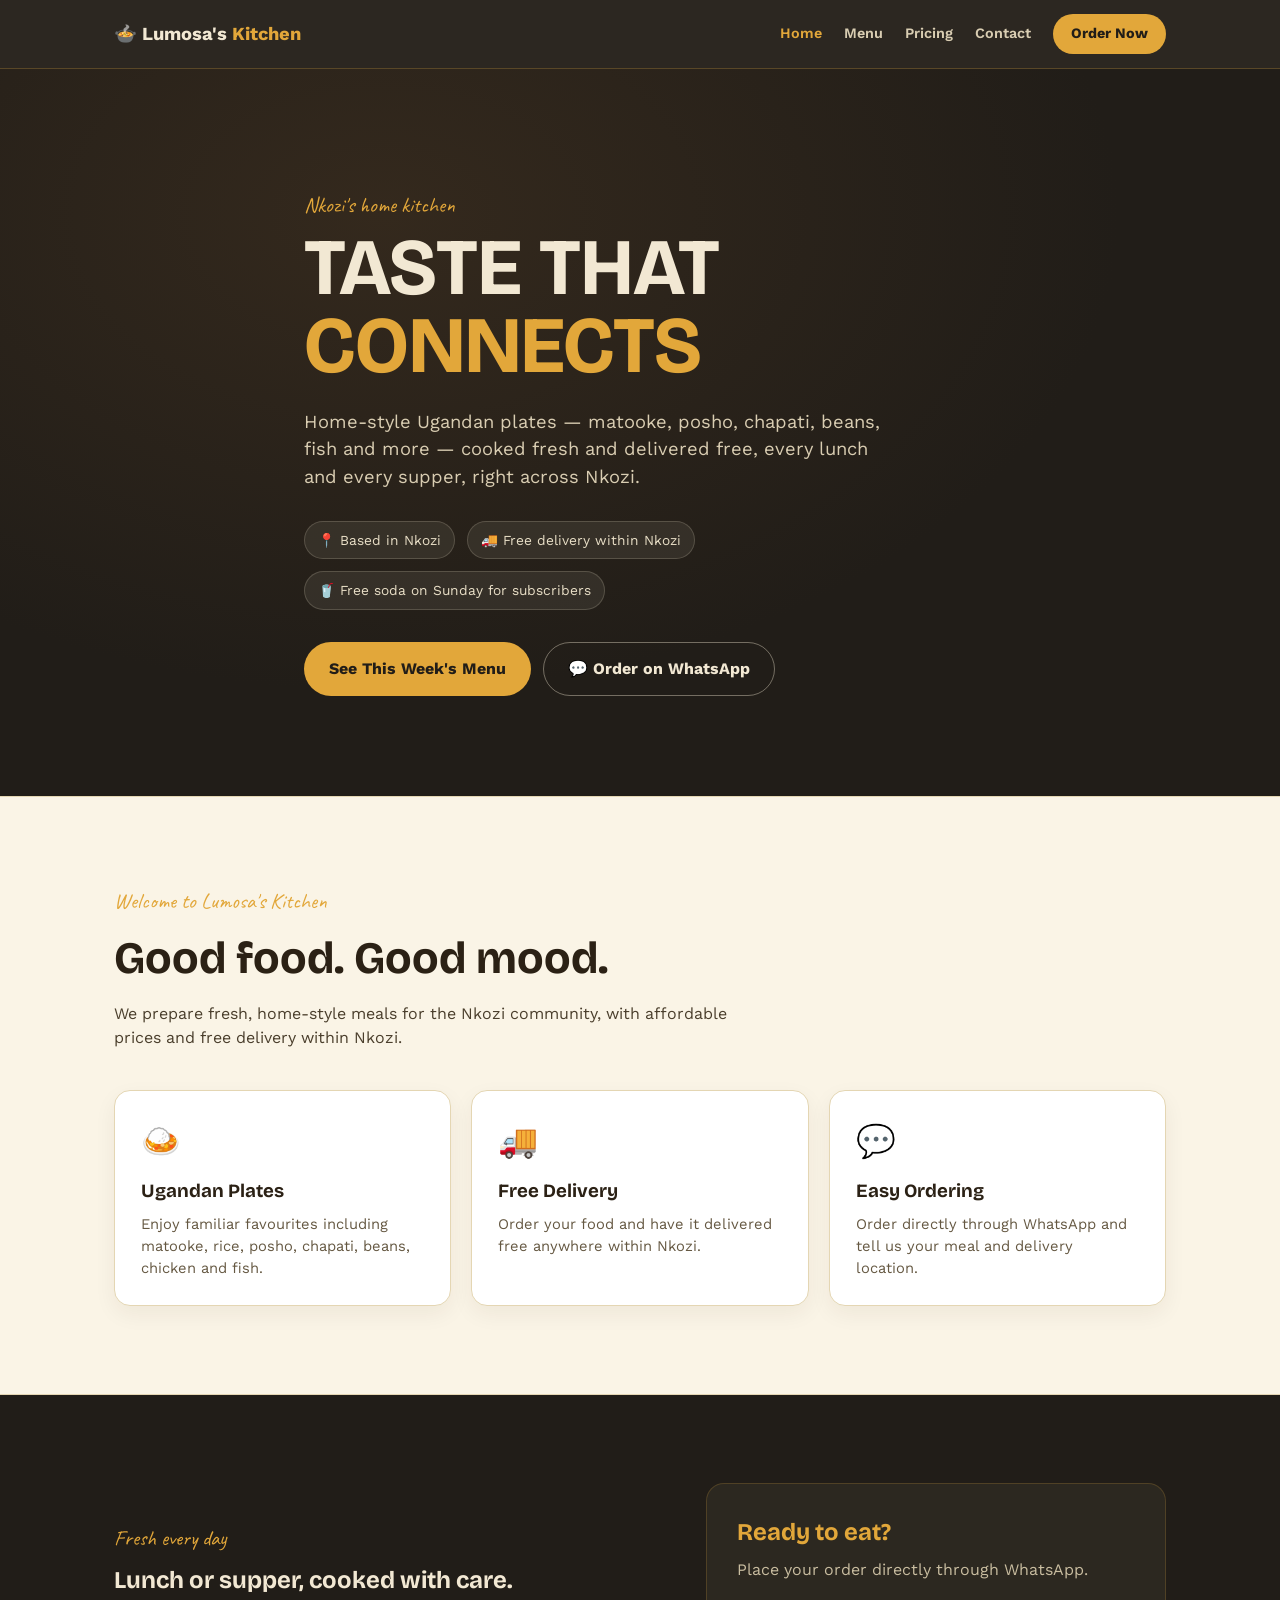
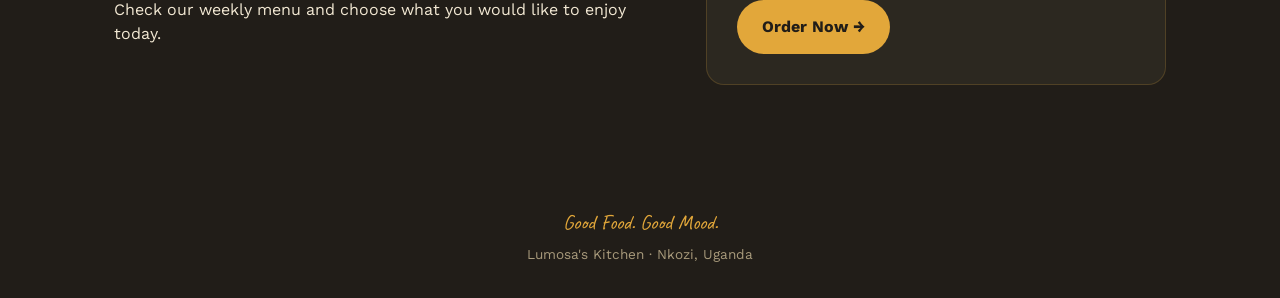
<file: index.html>
<!DOCTYPE html>
<html lang="en">
<head>
<meta charset="UTF-8">
<meta name="viewport" content="width=device-width, initial-scale=1.0">

<title>Lumosa's Kitchen — Nkozi</title>

<link rel="preconnect" href="https://fonts.googleapis.com">
<link href="https://fonts.googleapis.com/css2?family=Bricolage+Grotesque:opsz,wght@12..96,400..800&family=Work+Sans:wght@400;500;600&family=Caveat:wght@600;700&display=swap" rel="stylesheet">

<link rel="stylesheet" href="kit.css">
</head>

<body>

<!-- NAVIGATION -->
<nav>
    <div class="wrap nav-wrap">

        <a href="index.html" class="brand">
            🍲 Lumosa's <span>Kitchen</span>
        </a>

        <div class="navlinks">
            <a href="index.html" class="active">Home</a>
            <a href="menu.html">Menu</a>
            <a href="pricing.html">Pricing</a>
            <a href="contact.html">Contact</a>

            <a
                class="nav-cta"
                href="https://wa.me/256757026879?text=Hello%20Lumosa's%20Kitchen,%20I%20would%20like%20to%20place%20an%20order."
                target="_blank"
                rel="noopener">
                Order Now
            </a>
        </div>

    </div>
</nav>


<!-- HERO -->
<header class="hero">

    <div class="steam s1"></div>
    <div class="steam s2"></div>
    <div class="steam s3"></div>

    <div class="wrap hero-inner">

        <div class="eyebrow">
            Nkozi's home kitchen
        </div>

        <h1>
            Taste that <em>connects</em>
        </h1>

        <p class="lede">
            Home-style Ugandan plates — matooke, posho, chapati,
            beans, fish and more — cooked fresh and delivered free,
            every lunch and every supper, right across Nkozi.
        </p>

        <div class="hero-badges">

            <div class="badge">
                📍 Based in Nkozi
            </div>

            <div class="badge">
                🚚 Free delivery within Nkozi
            </div>

            <div class="badge">
                🥤 Free soda on Sunday for subscribers
            </div>

        </div>

        <div class="hero-ctas">

            <a href="menu.html" class="btn btn-primary">
                See This Week's Menu
            </a>

            <a
                href="https://wa.me/256757026879text=Hello%20Lumosa's%20Kitchen,%20I%20would%20like%20to%20place%20an%20order."
                target="_blank"
                rel="noopener"
                class="btn btn-ghost">
                💬 Order on WhatsApp
            </a>

        </div>

    </div>
</header>


<!-- INTRODUCTION -->
<section class="light">

    <div class="wrap">

        <div class="sec-head">

            <div class="kicker">
                Welcome to Lumosa's Kitchen
            </div>

            <h2>
                Good food. Good mood.
            </h2>

            <p>
                We prepare fresh, home-style meals for the Nkozi community,
                with affordable prices and free delivery within Nkozi.
            </p>

        </div>


        <div class="cards">

            <div class="card">

                <div class="card-icon">🍛</div>

                <h3>
                    Ugandan Plates
                </h3>

                <p>
                    Enjoy familiar favourites including matooke,
                    rice, posho, chapati, beans, chicken and fish.
                </p>

            </div>


            <div class="card">

                <div class="card-icon">🚚</div>

                <h3>
                    Free Delivery
                </h3>

                <p>
                    Order your food and have it delivered free
                    anywhere within Nkozi.
                </p>

            </div>


            <div class="card">

                <div class="card-icon">💬</div>

                <h3>
                    Easy Ordering
                </h3>

                <p>
                    Order directly through WhatsApp and tell us
                    your meal and delivery location.
                </p>

            </div>

        </div>

    </div>

</section>


<!-- FEATURE -->
<section class="feature">

    <div class="wrap feature-grid">

        <div>

            <div class="kicker">
                Fresh every day
            </div>

            <h2>
                Lunch or supper,
                cooked with care.
            </h2>

            <p>
                Check our weekly menu and choose what you would
                like to enjoy today.
            </p>

        </div>


        <div class="feature-box">

            <h3>
                Ready to eat?
            </h3>

            <p>
                Place your order directly through WhatsApp.
            </p>

            <a
                class="btn btn-primary"
                target="_blank"
                rel="noopener"
                href="https://wa.me/256757026879?text=Hello%20Lumosa's%20Kitchen,%20I%20would%20like%20to%20place%20an%20order.">
                Order Now →
            </a>

        </div>

    </div>

</section>


<!-- FOOTER -->
<footer>

    <span class="chalk">
        Good Food. Good Mood.
    </span>

    Lumosa's Kitchen · Nkozi, Uganda

</footer>

</body>
</html>
</file>
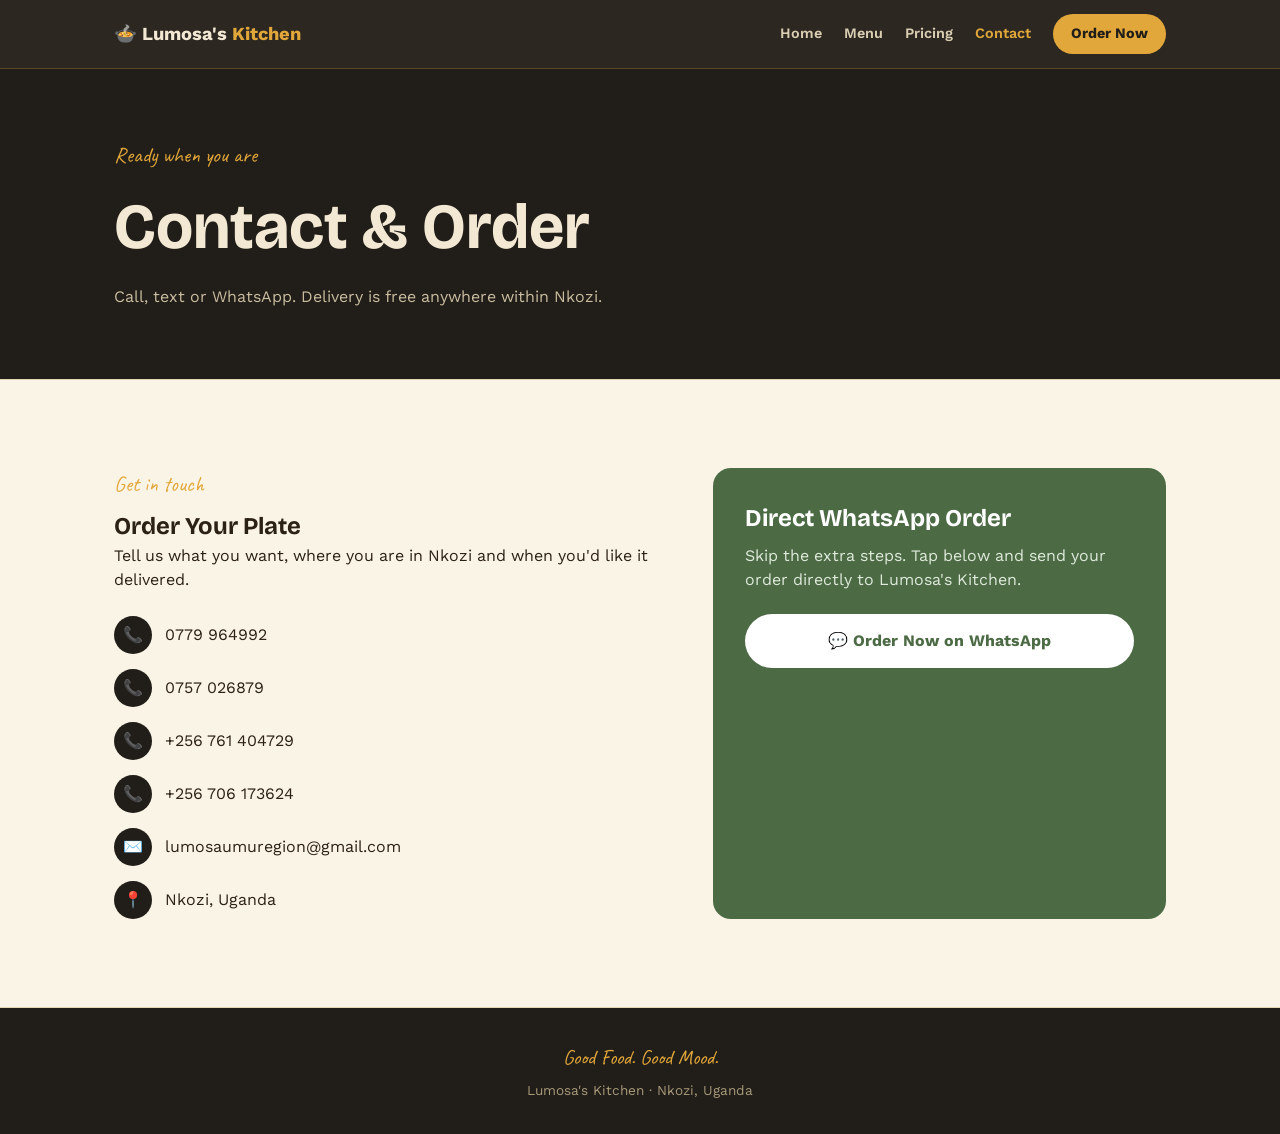
<file: contact.html>
<!DOCTYPE html>
<html lang="en">

<head>

<meta charset="UTF-8">
<meta name="viewport" content="width=device-width, initial-scale=1.0">

<title>Contact — Lumosa's Kitchen</title>

<link rel="preconnect" href="https://fonts.googleapis.com">

<link href="https://fonts.googleapis.com/css2?family=Bricolage+Grotesque:opsz,wght@12..96,400..800&family=Work+Sans:wght@400;500;600&family=Caveat:wght@600;700&display=swap" rel="stylesheet">

<link rel="stylesheet" href="kit.css">

</head>

<body>


<nav>

<div class="wrap nav-wrap">

<a href="KIT.html" class="brand">
🍲 Lumosa's <span>Kitchen</span>
</a>

<div class="navlinks">

<a href="index.html">
Home
</a>

<a href="menu.html">
Menu
</a>

<a href="pricing.html">
Pricing
</a>

<a href="contact.html" class="active">
Contact
</a>

<a
class="nav-cta"
target="_blank"
rel="noopener"
href="https://wa.me/256757026879?text=Hello%20Lumosa's%20Kitchen,%20I%20would%20like%20to%20place%20an%20order.">
Order Now
</a>

</div>

</div>

</nav>


<header class="page-hero">

<div class="wrap">

<div class="kicker">
Ready when you are
</div>

<h1>
Contact & Order
</h1>

<p>
Call, text or WhatsApp. Delivery is free anywhere within Nkozi.
</p>

</div>

</header>


<section class="light">

<div class="wrap contact-grid">


<div>

<div class="kicker">
Get in touch
</div>

<h2>
Order Your Plate
</h2>

<p>
Tell us what you want, where you are in Nkozi
and when you'd like it delivered.
</p>


<ul class="contact-list">


<li>

<span class="icon-circle">
📞
</span>

<a href="tel:+256779964992">
0779 964992
</a>

</li>


<li>

<span class="icon-circle">
📞
</span>

<a href="tel:+256757026879">
0757 026879
</a>

</li>


<li>

<span class="icon-circle">
📞
</span>

<a href="tel:+256761404729">
+256 761 404729
</a>

</li>


<li>

<span class="icon-circle">
📞
</span>

<a href="tel:+256706173624">
+256 706 173624
</a>

</li>


<li>

<span class="icon-circle">
✉️
</span>

<a href="mailto:lumosaumuregion@gmail.com">
lumosaumuregion@gmail.com
</a>

</li>


<li>

<span class="icon-circle">
📍
</span>

Nkozi, Uganda

</li>


</ul>

</div>


<div class="whatsapp-card">

<h3>
Direct WhatsApp Order
</h3>

<p>
Skip the extra steps. Tap below and send your
order directly to Lumosa's Kitchen.
</p>


<a
class="btn whatsapp-button"
target="_blank"
rel="noopener"
href="https://wa.me/256757026879?text=Hello%20Lumosa's%20Kitchen,%20I%20would%20like%20to%20place%20an%20order.%0A%0AMy%20meal%3A%20%0AMy%20location%20in%20Nkozi%3A%20%0ADelivery%20time%3A%20">

💬 Order Now on WhatsApp

</a>

</div>


</div>

</section>


<footer>

<span class="chalk">
Good Food. Good Mood.
</span>

Lumosa's Kitchen · Nkozi, Uganda

</footer>

</body>
</html>
</file>
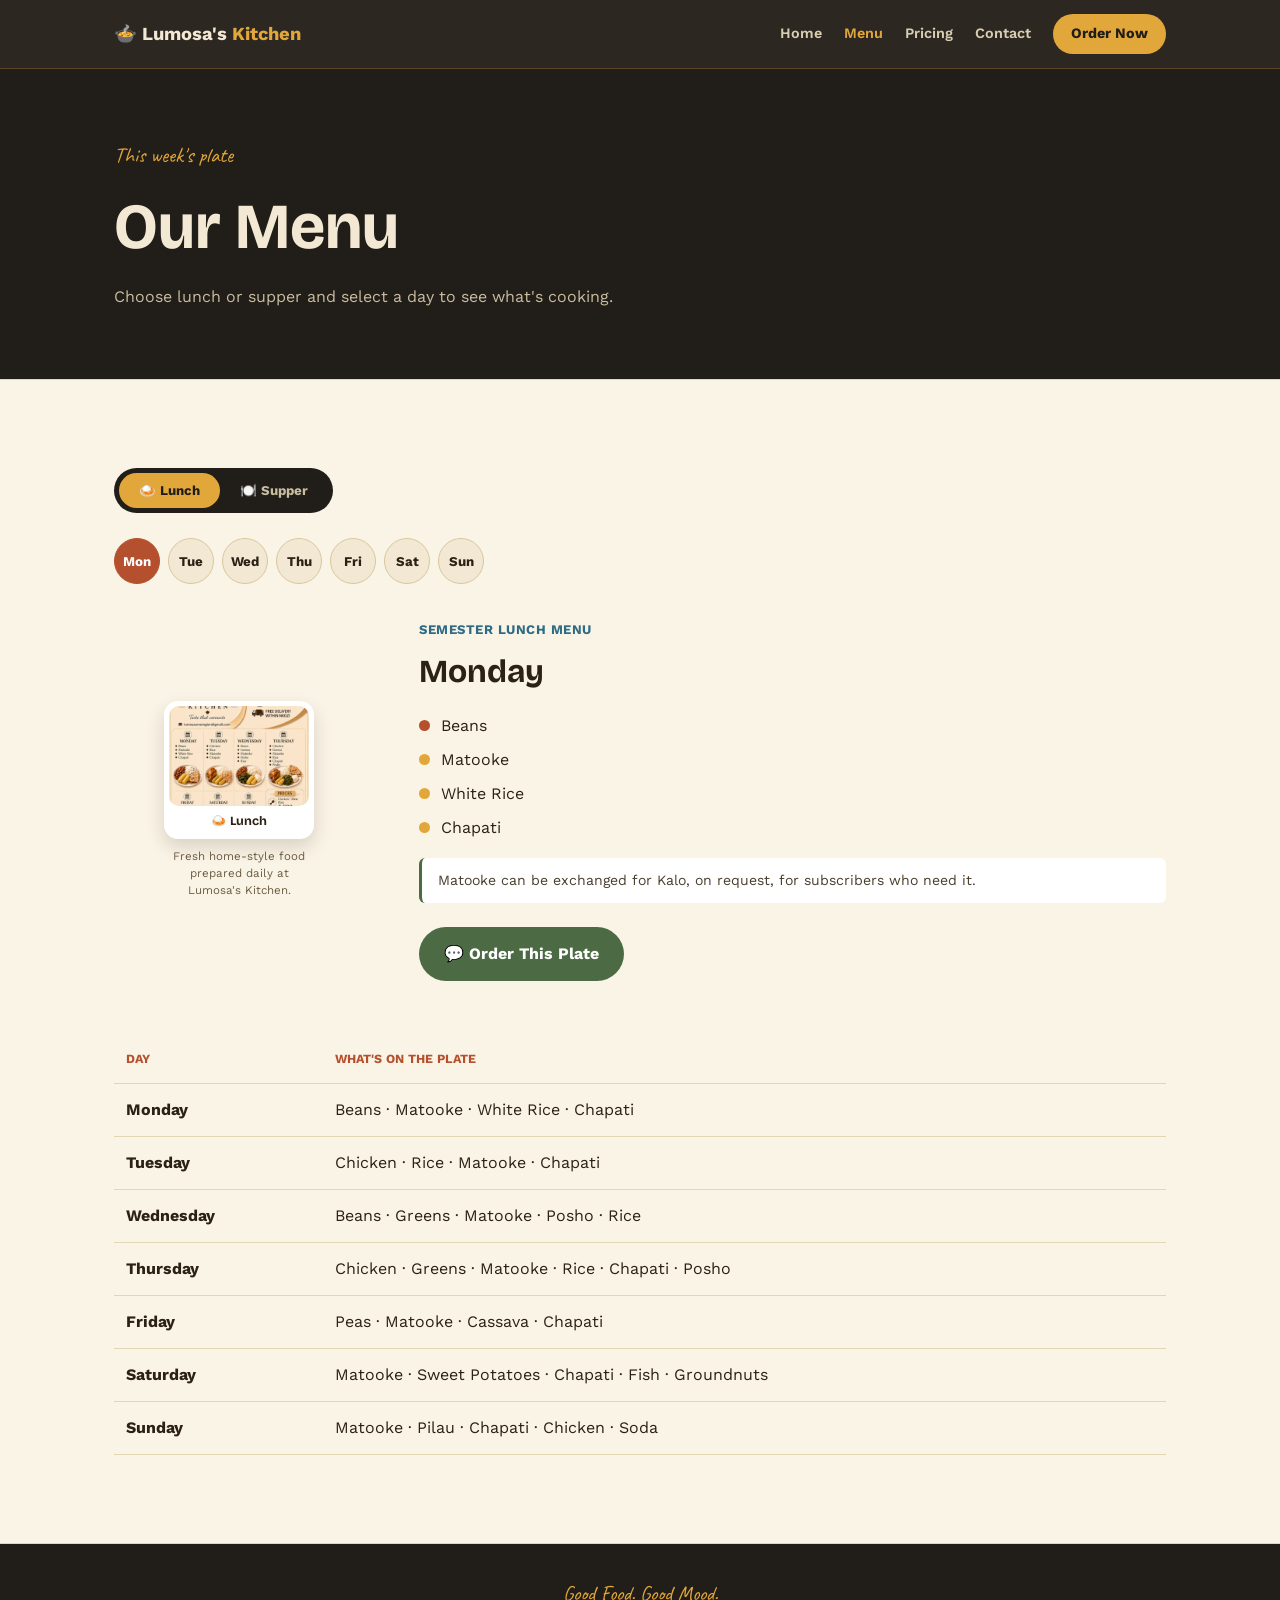
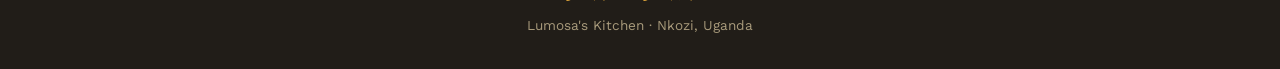
<file: menu.html>
<!DOCTYPE html>
<html lang="en">
<head>

<meta charset="UTF-8">
<meta name="viewport" content="width=device-width, initial-scale=1.0">

<title>Menu — Lumosa's Kitchen</title>

<link rel="preconnect" href="https://fonts.googleapis.com">

<link
    href="https://fonts.googleapis.com/css2?family=Bricolage+Grotesque:opsz,wght@12..96,400..800&family=Work+Sans:wght@400;500;600&family=Caveat:wght@600;700&display=swap"
    rel="stylesheet"
>

<link rel="stylesheet" href="kit.css">

</head>

<body>


<!-- =========================
     NAVIGATION
========================= -->

<nav>

    <div class="wrap nav-wrap">

        <a href="KIT.html" class="brand">
            🍲 Lumosa's <span>Kitchen</span>
        </a>

        <div class="navlinks">

            <a href="index.html">
                Home
            </a>

            <a href="menu.html" class="active">
                Menu
            </a>

            <a href="pricing.html">
                Pricing
            </a>

            <a href="contact.html">
                Contact
            </a>

            <a
                class="nav-cta"
                target="_blank"
                rel="noopener"
                href="https://wa.me/256757026879?text=Hello%20Lumosa's%20Kitchen,%20I%20would%20like%20to%20place%20an%20order."
            >
                Order Now
            </a>

        </div>

    </div>

</nav>


<!-- =========================
     PAGE HERO
========================= -->

<header class="page-hero">

    <div class="wrap">

        <div class="kicker">
            This week's plate
        </div>

        <h1>
            Our Menu
        </h1>

        <p>
            Choose lunch or supper and select a day
            to see what's cooking.
        </p>

    </div>

</header>


<!-- =========================
     MENU SECTION
========================= -->

<section class="light">

    <div class="wrap">


        <!-- LUNCH / SUPPER SWITCH -->

        <div
            class="toggle"
            role="tablist"
            aria-label="Meal type"
        >

            <button
                type="button"
                data-meal="lunch"
                class="active"
            >
                🍛 Lunch
            </button>

            <button
                type="button"
                data-meal="supper"
            >
                🍽️ Supper
            </button>

        </div>


        <!-- DAY SELECTOR -->

        <div
            class="day-tabs"
            id="dayTabs"
        >
        </div>


        <!-- MENU CONTENT -->

        <div class="plate-grid">


            <!-- =========================
                 FOOD IMAGE
            ========================== -->

            <div class="plate-visual">

                <div class="meal-photo-card">

                    <img
    id="mealImage"
    src="imageslunch.jpg"
    alt="Lumosa's Kitchen Lunch"
>

                    <div class="meal-photo-label">

                        <span id="mealImageLabel">
                            🍛 Lunch
                        </span>

                    </div>

                </div>


                <p class="plate-caption">
                    Fresh home-style food prepared daily
                    at Lumosa's Kitchen.
                </p>

            </div>


            <!-- =========================
                 MENU DETAILS
            ========================== -->

            <div class="plate-details">


                <div
                    class="meal-label"
                    id="mealLabel"
                >
                </div>


                <h2 id="dayTitle">
                    Monday
                </h2>


                <ul
                    class="food-list"
                    id="foodList"
                >
                </ul>


                <div id="extraNote">
                </div>


                <br>


                <!-- ORDER CURRENT PLATE -->

                <a
    class="btn btn-leaf"
    id="orderPlateBtn"
    target="_blank"
    rel="noopener"
    href="#"
>
    💬 Order This Plate
</a>
            </div>

        </div>


        <!-- =========================
             WEEK MENU TABLE
        ========================== -->

        <div class="table-wrap">

            <table>

                <thead>

                    <tr>

                        <th>
                            Day
                        </th>

                        <th>
                            What's on the plate
                        </th>

                    </tr>

                </thead>


                <tbody
                    id="weekTableBody"
                >
                </tbody>

            </table>

        </div>


    </div>

</section>


<!-- =========================
     FOOTER
========================= -->

<footer>

    <span class="chalk">
        Good Food. Good Mood.
    </span>

    Lumosa's Kitchen · Nkozi, Uganda

</footer>


<!-- =========================
     JAVASCRIPT
========================= -->

<script src="kit.js"></script>
</body>
</html>
</file>
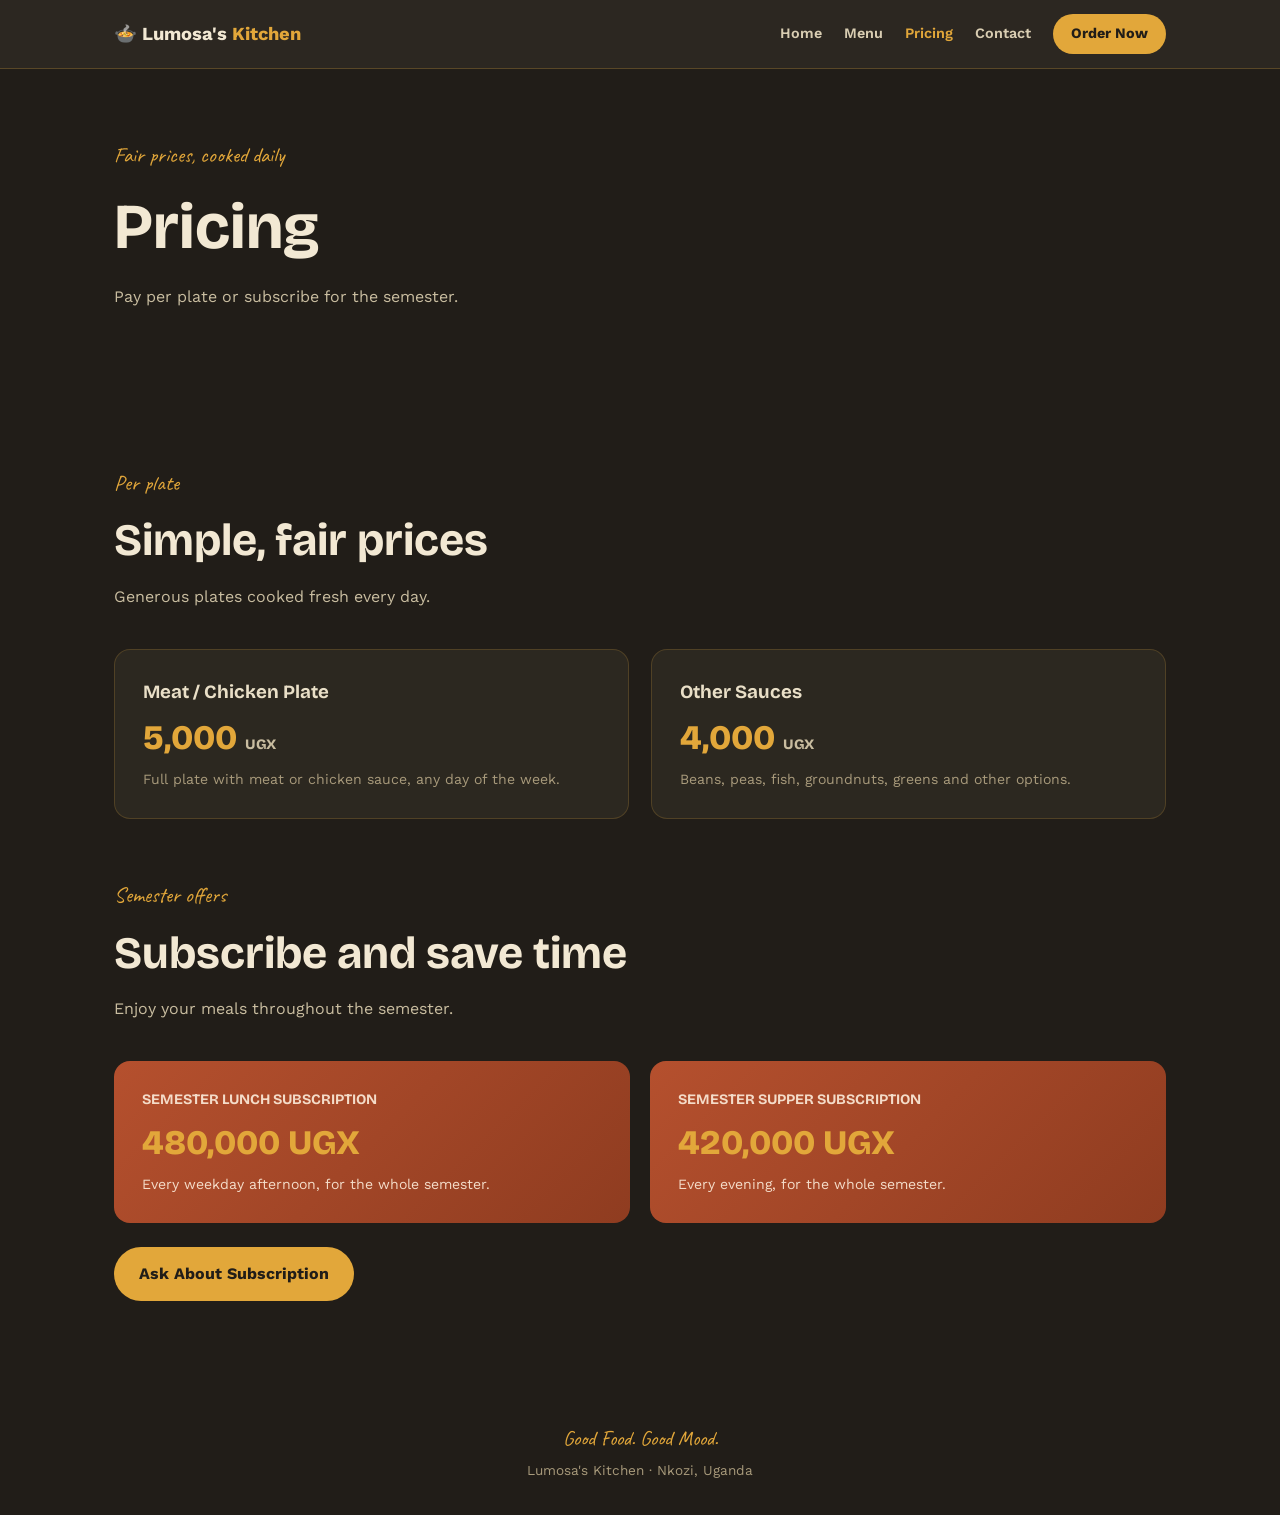
<file: pricing.html>
<!DOCTYPE html>
<html lang="en">

<head>

<meta charset="UTF-8">
<meta name="viewport" content="width=device-width, initial-scale=1.0">

<title>Pricing — Lumosa's Kitchen</title>

<link rel="preconnect" href="https://fonts.googleapis.com">

<link href="https://fonts.googleapis.com/css2?family=Bricolage+Grotesque:opsz,wght@12..96,400..800&family=Work+Sans:wght@400;500;600&family=Caveat:wght@600;700&display=swap" rel="stylesheet">

<link rel="stylesheet" href="kit.css">

</head>

<body>


<nav>

<div class="wrap nav-wrap">

<a href="KIT.html" class="brand">
🍲 Lumosa's <span>Kitchen</span>
</a>

<div class="navlinks">

<a href="index.html">
Home
</a>

<a href="menu.html">
Menu
</a>

<a href="pricing.html" class="active">
Pricing
</a>

<a href="contact.html">
Contact
</a>

<a
class="nav-cta"
target="_blank"
rel="noopener"
href="https://wa.me/256768933705?text=Hello%20Lumosa's%20Kitchen,%20I%20would%20like%20to%20place%20an%20order.">
Order Now
</a>

</div>

</div>

</nav>


<header class="page-hero">

<div class="wrap">

<div class="kicker">
Fair prices, cooked daily
</div>

<h1>
Pricing
</h1>

<p>
Pay per plate or subscribe for the semester.
</p>

</div>

</header>


<section class="pricing">

<div class="wrap">


<div class="sec-head">

<div class="kicker">
Per plate
</div>

<h2>
Simple, fair prices
</h2>

<p>
Generous plates cooked fresh every day.
</p>

</div>


<div class="price-grid">


<div class="price-card">

<h3>
Meat / Chicken Plate
</h3>

<div class="amount">
5,000
<small>UGX</small>
</div>

<p>
Full plate with meat or chicken sauce,
any day of the week.
</p>

</div>


<div class="price-card">

<h3>
Other Sauces
</h3>

<div class="amount">
4,000
<small>UGX</small>
</div>

<p>
Beans, peas, fish, groundnuts, greens
and other options.
</p>

</div>


</div>


<div class="sec-head pricing-subscription">

<div class="kicker">
Semester offers
</div>

<h2>
Subscribe and save time
</h2>

<p>
Enjoy your meals throughout the semester.
</p>

</div>


<div class="offer-strip">


<div class="offer">

<h3>
Semester Lunch Subscription
</h3>

<div class="amount">
480,000 UGX
</div>

<p>
Every weekday afternoon,
for the whole semester.
</p>

</div>


<div class="offer">

<h3>
Semester Supper Subscription
</h3>

<div class="amount">
420,000 UGX
</div>

<p>
Every evening,
for the whole semester.
</p>

</div>


</div>


<br>


<a
class="btn btn-primary"
target="_blank"
rel="noopener"
href="https://wa.me/256768933705?text=Hello%20Lumosa's%20Kitchen,%20I%20would%20like%20to%20ask%20about%20the%20semester%20subscription.">

Ask About Subscription

</a>


</div>

</section>


<footer>

<span class="chalk">
Good Food. Good Mood.
</span>

Lumosa's Kitchen · Nkozi, Uganda

</footer>

</body>
</html>
</file>
<file: kit.css>
:root{
  --charcoal:#211D18;
  --ember:#2C2820;
  --paper:#F2E8D3;
  --paper-light:#FAF4E6;
  --ink:#2B2115;
  --gold:#E2A73A;
  --leaf:#4C6B45;
  --rust:#B5502E;
  --enamel:#2E6C86;
}

/* =========================
   RESET
========================= */

*{
  box-sizing:border-box;
  margin:0;
  padding:0;
}

html{
  scroll-behavior:smooth;
}

body{
  font-family:'Work Sans',sans-serif;
  background:var(--paper);
  color:var(--ink);
  line-height:1.5;
  overflow-x:hidden;
}

h1,
h2,
h3,
h4{
  font-family:'Bricolage Grotesque',sans-serif;
  font-weight:700;
}

a{
  color:inherit;
  text-decoration:none;
}

img{
  max-width:100%;
  display:block;
}

button{
  font-family:inherit;
}

.wrap{
  max-width:1100px;
  margin:auto;
  padding:0 24px;
}

section{
  padding:88px 0;
}


/* =========================
   NAVIGATION
========================= */

nav{
  position:sticky;
  top:0;
  z-index:50;
  background:rgba(33,29,24,.95);
  backdrop-filter:blur(8px);
  border-bottom:1px solid rgba(226,167,58,.25);
}

.nav-wrap{
  display:flex;
  align-items:center;
  justify-content:space-between;
  padding-top:14px;
  padding-bottom:14px;
}

.brand{
  color:var(--paper);
  font-size:1.15rem;
  font-weight:700;
}

.brand span{
  color:var(--gold);
}

.navlinks{
  display:flex;
  align-items:center;
  gap:22px;
}

.navlinks a{
  color:#D9CDB2;
  font-size:.9rem;
  font-weight:600;
  transition:.2s;
}

.navlinks a:hover,
.navlinks a.active{
  color:var(--gold);
}

.nav-cta{
  background:var(--gold);
  color:var(--charcoal)!important;
  padding:9px 18px;
  border-radius:100px;
  font-weight:700!important;
}


/* =========================
   HERO
========================= */

.hero{
  position:relative;
  background:
    radial-gradient(
      ellipse at 30% 20%,
      #34291d 0%,
      var(--charcoal) 58%
    );
  color:var(--paper);
  padding:120px 0 100px;
  overflow:hidden;
}

.hero-inner{
  max-width:720px;
}

.eyebrow,
.kicker{
  font-family:'Caveat',cursive;
  font-size:1.35rem;
  color:var(--gold);
  margin-bottom:8px;
}

.hero h1{
  font-size:clamp(2.8rem,7vw,5rem);
  line-height:.98;
  text-transform:uppercase;
  margin-bottom:22px;
}

.hero h1 em{
  color:var(--gold);
  font-style:normal;
}

.lede{
  font-size:1.15rem;
  color:#D9CDB2;
  max-width:600px;
  margin-bottom:30px;
}


/* =========================
   HERO BADGES
========================= */

.hero-badges{
  display:flex;
  flex-wrap:wrap;
  gap:12px;
  margin-bottom:32px;
}

.badge{
  background:rgba(242,232,211,.08);
  border:1px solid rgba(242,232,211,.18);
  padding:8px 13px;
  border-radius:100px;
  color:#E9DFC7;
  font-size:.86rem;
}


/* =========================
   BUTTONS
========================= */

.hero-ctas{
  display:flex;
  gap:12px;
  flex-wrap:wrap;
}

.btn{
  display:inline-flex;
  align-items:center;
  justify-content:center;
  gap:8px;
  padding:14px 24px;
  border-radius:100px;
  font-weight:700;
  border:1px solid transparent;
  transition:.2s;
  cursor:pointer;
}

.btn:hover{
  transform:translateY(-2px);
}

.btn-primary{
  background:var(--gold);
  color:var(--charcoal);
}

.btn-ghost{
  border-color:rgba(242,232,211,.4);
  color:var(--paper);
}

.btn-leaf{
  background:var(--leaf);
  color:white;
}

.btn-leaf:hover{
  box-shadow:0 8px 22px rgba(76,107,69,.3);
}


/* =========================
   SECTIONS
========================= */

.light{
  background:var(--paper-light);
  border-top:1px solid #e4d6b3;
  border-bottom:1px solid #e4d6b3;
}

.sec-head{
  margin-bottom:40px;
}

.sec-head h2{
  font-size:clamp(2rem,4vw,2.8rem);
  margin-bottom:10px;
}

.sec-head p{
  color:#4a3e2c;
  max-width:650px;
}


/* =========================
   HOME CARDS
========================= */

.cards{
  display:grid;
  grid-template-columns:repeat(3,1fr);
  gap:20px;
}

.card{
  background:white;
  border:1px solid #e4d6b3;
  border-radius:16px;
  padding:26px;
  box-shadow:0 8px 22px rgba(43,33,21,.06);
}

.card-icon{
  font-size:2rem;
  margin-bottom:12px;
}

.card h3{
  margin-bottom:7px;
}

.card p{
  color:#655842;
  font-size:.92rem;
}


/* =========================
   DARK FEATURE
========================= */

.feature{
  background:var(--charcoal);
  color:var(--paper);
}

.feature-grid{
  display:grid;
  grid-template-columns:1.1fr .9fr;
  gap:30px;
  align-items:center;
}

.feature-box{
  background:var(--ember);
  border:1px solid rgba(226,167,58,.2);
  border-radius:18px;
  padding:30px;
}

.feature-box h3{
  color:var(--gold);
  font-size:1.5rem;
  margin-bottom:8px;
}

.feature-box p{
  color:#c9bda0;
  margin-bottom:18px;
}


/* =========================
   PAGE HERO
========================= */

.page-hero{
  background:var(--charcoal);
  color:var(--paper);
  padding:70px 0;
}

.page-hero h1{
  font-size:clamp(2.4rem,6vw,4rem);
}

.page-hero p{
  color:#c9bda0;
  max-width:620px;
  margin-top:10px;
}


/* =========================
   MENU
========================= */

.toggle{
  display:inline-flex;
  background:var(--charcoal);
  padding:5px;
  border-radius:100px;
  margin-bottom:25px;
}

.toggle button{
  border:0;
  background:transparent;
  color:#c9bda0;
  padding:10px 20px;
  border-radius:100px;
  font-weight:700;
  cursor:pointer;
  transition:.2s;
}

.toggle button.active{
  background:var(--gold);
  color:var(--charcoal);
}

.toggle button:hover{
  color:white;
}

.toggle button.active:hover{
  color:var(--charcoal);
}


/* =========================
   DAY BUTTONS
========================= */

.day-tabs{
  display:flex;
  gap:8px;
  overflow-x:auto;
  padding-bottom:8px;
  margin-bottom:28px;
}

.day-tabs button{
  flex:0 0 auto;
  width:46px;
  height:46px;
  border-radius:50%;
  border:1.5px solid #d9c79c;
  background:var(--paper);
  color:var(--ink);
  font-weight:700;
  cursor:pointer;
  transition:.2s;
}

.day-tabs button:hover{
  border-color:var(--rust);
}

.day-tabs button.active{
  background:var(--rust);
  border-color:var(--rust);
  color:white;
}


/* =========================
   MENU LAYOUT
========================= */

.plate-grid{
  display:grid;
  grid-template-columns:250px 1fr;
  gap:55px;
  align-items:center;
}

.plate-visual{
  display:flex;
  flex-direction:column;
  align-items:center;
}


/* =========================
   SMALL FOOD IMAGE
   ONLY ONE IMAGE RULE
========================= */

.meal-photo-card{
  width:150px;
  background:#ffffff;
  padding:5px;
  border-radius:14px;
  margin:0 auto;
  box-shadow:0 8px 18px rgba(43,33,21,.16);
}

.meal-photo-card img{
  width:140px;
  height:100px;
  display:block;
  object-fit:cover;
  border-radius:10px;
}

.meal-photo-label{
  text-align:center;
  padding:6px 2px 3px;
  font-family:'Bricolage Grotesque',sans-serif;
  font-size:.78rem;
  font-weight:700;
  color:var(--ink);
}


/* =========================
   IMAGE CAPTION
========================= */

.plate-caption{
  width:150px;
  margin:9px auto 0;
  text-align:center;
  color:#6b5c40;
  font-size:.72rem;
}


/* =========================
   MENU DETAILS
========================= */

.meal-label{
  color:var(--enamel);
  font-weight:700;
  font-size:.82rem;
  text-transform:uppercase;
  letter-spacing:.04em;
  margin-bottom:8px;
}

.plate-details h2{
  font-size:2rem;
}

.food-list{
  list-style:none;
  display:flex;
  flex-direction:column;
  gap:10px;
  margin:18px 0;
}

.food-list li{
  display:flex;
  align-items:center;
  gap:11px;
}

.dot{
  width:11px;
  height:11px;
  border-radius:50%;
  flex:none;
}

.note-box{
  background:white;
  border-left:3px solid var(--leaf);
  padding:12px 16px;
  border-radius:6px;
  color:#4a3e2c;
  font-size:.88rem;
}

.free-tag{
  display:inline-block;
  background:var(--leaf);
  color:white;
  font-size:.72rem;
  font-weight:800;
  padding:3px 9px;
  border-radius:100px;
  margin-left:8px;
}


/* =========================
   TABLE
========================= */

.table-wrap{
  overflow-x:auto;
  margin-top:55px;
}

table{
  width:100%;
  border-collapse:collapse;
  min-width:650px;
}

th,
td{
  text-align:left;
  padding:14px 12px;
  border-bottom:1px solid #e4d6b3;
  vertical-align:top;
}

th{
  color:var(--rust);
  font-size:.78rem;
  text-transform:uppercase;
}


/* =========================
   PRICING
========================= */

.pricing{
  background:var(--charcoal);
  color:var(--paper);
}

.pricing .sec-head p{
  color:#c9bda0;
}

.price-grid{
  display:grid;
  grid-template-columns:repeat(2,1fr);
  gap:22px;
  margin-bottom:22px;
}

.price-card{
  background:var(--ember);
  border:1px solid rgba(226,167,58,.2);
  border-radius:16px;
  padding:28px;
}

.price-card h3{
  color:#e9dfc7;
}

.amount{
  font-family:'Bricolage Grotesque',sans-serif;
  font-size:2.15rem;
  font-weight:800;
  color:var(--gold);
  margin:6px 0;
}

.amount small{
  font-size:.9rem;
  color:#c9bda0;
}

.price-card p{
  color:#a89a7b;
  font-size:.88rem;
}

.pricing-subscription{
  margin-top:60px;
}

.offer-strip{
  display:grid;
  grid-template-columns:repeat(2,1fr);
  gap:20px;
}

.offer{
  background:linear-gradient(
    135deg,
    var(--rust),
    #8f3c20
  );
  border-radius:16px;
  padding:28px;
  color:white;
}

.offer h3{
  font-size:.9rem;
  text-transform:uppercase;
  color:#f4dcc9;
}

.offer p{
  color:#f4dcc9;
  font-size:.88rem;
}


/* =========================
   CONTACT
========================= */

.contact-grid{
  display:grid;
  grid-template-columns:1.1fr .9fr;
  gap:45px;
}

.contact-list{
  list-style:none;
  display:flex;
  flex-direction:column;
  gap:15px;
  margin-top:24px;
}

.contact-list li{
  display:flex;
  align-items:center;
  gap:13px;
}

.icon-circle{
  width:38px;
  height:38px;
  border-radius:50%;
  background:var(--charcoal);
  color:var(--gold);
  display:flex;
  align-items:center;
  justify-content:center;
  flex:none;
}

.whatsapp-card{
  background:var(--leaf);
  color:white;
  border-radius:18px;
  padding:32px;
}

.whatsapp-card h3{
  font-size:1.5rem;
  margin-bottom:8px;
}

.whatsapp-card p{
  color:#dfeadb;
  margin-bottom:22px;
}

.whatsapp-button{
  background:white;
  color:var(--leaf);
  width:100%;
}


/* =========================
   FOOTER
========================= */

footer{
  background:var(--charcoal);
  color:#a89a7b;
  text-align:center;
  padding:34px 0;
  font-size:.85rem;
}

footer .chalk{
  color:var(--gold);
  font-family:'Caveat',cursive;
  font-size:1.3rem;
  display:block;
  margin-bottom:6px;
}


/* =========================
   MOBILE / TABLET
========================= */

@media(max-width:800px){

  .cards,
  .feature-grid,
  .contact-grid,
  .price-grid,
  .offer-strip{
    grid-template-columns:1fr;
  }

  .plate-grid{
    grid-template-columns:1fr;
    gap:35px;
  }

  .plate-details{
    width:100%;
  }

}


/* =========================
   MOBILE NAVIGATION
========================= */

@media(max-width:720px){

  .navlinks{
    gap:7px;
  }

  /* =========================
   NAVIGATION
========================= */

nav {
    position: sticky;
    top: 0;
    z-index: 1000;
    background: rgba(33, 29, 24, 0.96);
    backdrop-filter: blur(8px);
    border-bottom: 1px solid rgba(226, 167, 58, 0.25);
}

.nav-wrap {
    display: flex;
    align-items: center;
    justify-content: space-between;
    gap: 20px;
    padding-top: 14px;
    padding-bottom: 14px;
}

.brand {
    color: var(--cream-text);
    font-size: 1.15rem;
    font-weight: 700;
    display: flex;
    align-items: center;
    gap: 7px;
    white-space: nowrap;
}

.brand span {
    color: var(--gold);
}

.navlinks {
    display: flex;
    align-items: center;
    gap: 22px;
}

.navlinks a {
    color: #D9CDB2;
    font-size: 0.9rem;
    font-weight: 500;
    transition: color 0.2s ease;
    white-space: nowrap;
}

.navlinks a:hover,
.navlinks a.active {
    color: var(--gold);
}

.nav-cta {
    background: var(--gold);
    color: var(--charcoal) !important;
    padding: 9px 17px;
    border-radius: 100px;
    font-weight: 700 !important;
}


/* =========================
   PHONE NAVIGATION
========================= */

@media (max-width: 760px) {

    .nav-wrap {
        flex-direction: column;
        gap: 12px;
        padding-top: 12px;
        padding-bottom: 12px;
    }

    .brand {
        font-size: 1.05rem;
    }

    .navlinks {
        width: 100%;
        justify-content: center;
        gap: 8px;
        flex-wrap: wrap;
    }

    .navlinks a {
        font-size: 0.78rem;
        padding: 6px 8px;
    }

    .nav-cta {
        padding: 7px 13px !important;
    }
}


/* =========================
   SMALL PHONES
========================= */

@media (max-width: 420px) {

    .nav-wrap {
        gap: 8px;
    }

    .brand {
        font-size: 1rem;
    }

    .navlinks {
        gap: 4px;
    }

    .navlinks a {
        font-size: 0.72rem;
        padding: 5px 6px;
    }

    .nav-cta {
        padding: 6px 10px !important;
    }
}

  .nav-cta{
    padding:8px 13px;
    font-size:.8rem;
  }

}


/* =========================
   SMALL PHONES
========================= */

@media(max-width:520px){

  section{
    padding:58px 0;
  }

  .hero{
    padding:85px 0;
  }

  .wrap{
    padding:0 18px;
  }

  .page-hero{
    padding:55px 0;
  }

  .toggle button{
    padding:9px 15px;
    font-size:.85rem;
  }

  .day-tabs{
    margin-bottom:24px;
  }

  .day-tabs button{
    width:42px;
    height:42px;
    font-size:.75rem;
  }

  /* =========================
   MEAL PHOTO
========================= */

.meal-photo-card {
    width: 320px;
    max-width: 100%;
    background: #fff;
    border-radius: 18px;
    padding: 10px;
    box-shadow: 0 12px 30px rgba(43, 33, 21, 0.16);
    overflow: hidden;
    margin: 0 auto;
}

.meal-photo-card img {
    width: 100%;
    height: 230px;
    object-fit: cover;
    display: block;
    border-radius: 12px;
}

.meal-photo-label {
    text-align: center;
    padding: 10px 6px 5px;
    font-family: 'Bricolage Grotesque', sans-serif;
    font-weight: 700;
    color: var(--ink);
    font-size: 0.95rem;
}

/* Mobile */
@media (max-width: 600px) {

    .meal-photo-card {
        width: 290px;
    }

    .meal-photo-card img {
        height: 210px;
    }

}
}


/* =========================
   ACCESSIBILITY
========================= */

a:focus-visible,
button:focus-visible{
  outline:2px solid var(--gold);
  outline-offset:3px;
}


/* =========================
   REDUCED MOTION
========================= */

@media(prefers-reduced-motion:reduce){

  *,
  *::before,
  *::after{
    scroll-behavior:auto!important;
    transition:none!important;
    animation:none!important;
  }

}
</file>
